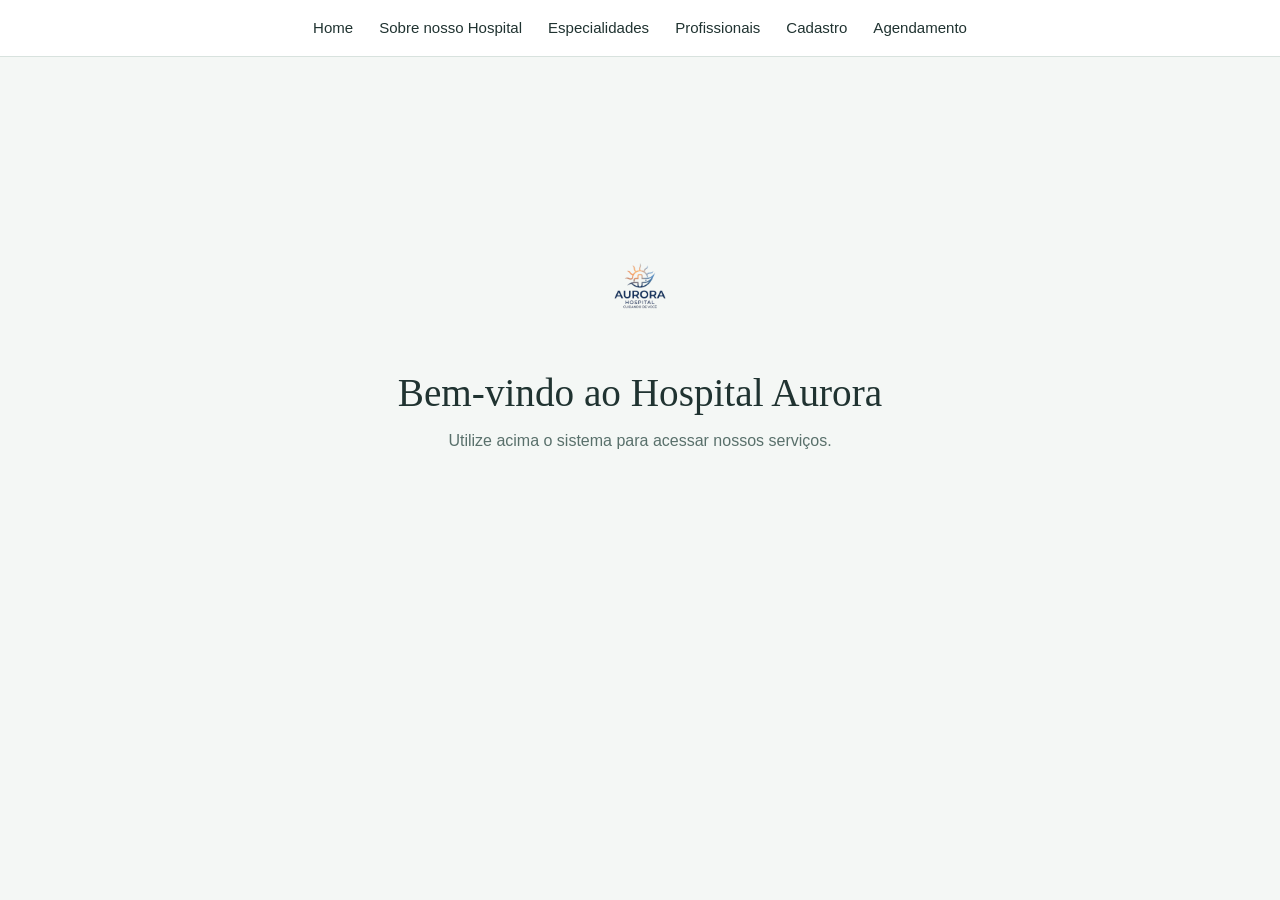
<file: index.html>
<!DOCTYPE html>
<html lang="pt">
<head>
    <meta charset="UTF-8">
    <meta name="viewport" content="width=device-width, initial-scale=1.0">
    <title>Hospital Aurora</title>
    <link rel="stylesheet" type="text/css" href="style.css">
</head>
<body class="pagina-principal">
    <nav class="menu-navegacao">
        <a href="index.html">Home</a>
        <a href="sobre.html">Sobre nosso Hospital</a>
        <a href="especialidades.html">Especialidades</a>
        <a href="profissionais.html">Profissionais</a>
        <a href="cadastro.html">Cadastro</a>
        <a href="agendamento.html">Agendamento</a>
    </nav>
    <main class="conteudo-principal">
        

        <img src="/assets/logo.png" alt="Logo do Hospital Aurora" class="logo">

        <h1>Bem-vindo ao Hospital Aurora</h1>
        <p>Utilize acima o sistema para acessar nossos serviços.</p>


    </main>
</body>
</html>
    
</body>
</html>
</file>
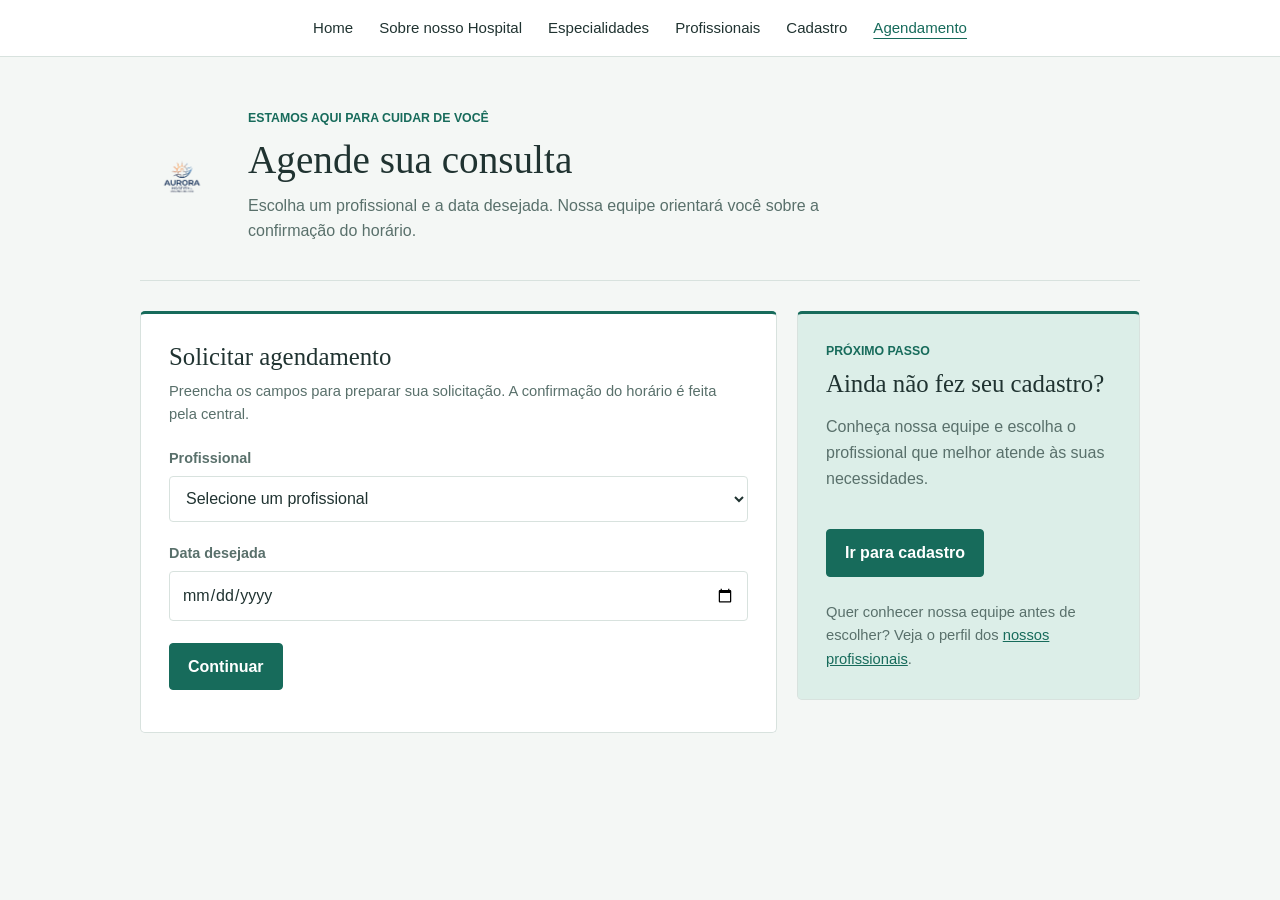
<file: agendamento.html>
<!DOCTYPE html>
<html lang="pt-BR">
<head>
    <meta charset="UTF-8">
    <meta name="viewport" content="width=device-width, initial-scale=1.0">
    <meta name="theme-color" content="#f4f7f5">
    <title>Agendamento | Hospital Aurora</title>
    <link rel="stylesheet" href="agendamento.css">
    <script src="agendamento.js" defer></script>
</head>
<body>
    <nav class="menu-navegacao" aria-label="Navegação principal">
        <a href="index.html">Home</a>
        <a href="sobre.html">Sobre nosso Hospital</a>
        <a href="especialidades.html">Especialidades</a>
        <a href="profissionais.html">Profissionais</a>
        <a href="cadastro.html">Cadastro</a>
        <a href="agendamento.html" aria-current="page">Agendamento</a>
    </nav>

    <main class="pagina-agendamento">
        <header class="cabecalho-pagina">
            <img src="assets/logo.png" alt="Hospital Aurora" class="logo">
            <div>
                <p class="sobretitulo">Estamos aqui para cuidar de você</p>
                <h1>Agende sua consulta</h1>
                <p class="introducao">Escolha um profissional e a data desejada. Nossa equipe orientará você sobre a confirmação do horário.</p>
            </div>
        </header>

        <div class="conteudo-agendamento">
            <section class="cartao-formulario" aria-labelledby="titulo-formulario">
                <h2 id="titulo-formulario">Solicitar agendamento</h2>
                <p class="texto-suave">Preencha os campos para preparar sua solicitação. A confirmação do horário é feita pela central.</p>

                <form id="formulario-agendamento">
                    <div class="campo">
                        <label for="profissional">Profissional</label>
                        <select id="profissional" name="profissional" required>
                            <option value="">Selecione um profissional</option>
                            <option value="beatriz-oliveira">Beatriz Oliveira — Cardiologia</option>
                            <option value="kaiky-guilherme">Kaiky Guilherme — Ortopedia</option>
                            <option value="mirella-lima">Mirella Lima — Nutrição</option>
                            <option value="pedro-damasceno">Pedro Damasceno — Clínica geral</option>
                            <option value="felipe-veloso">Felipe Veloso — Pediatria</option>
                        </select>
                    </div>
                    <div class="campo">
                        <label for="data">Data desejada</label>
                        <input type="date" id="data" name="data" required>
                    </div>
                    <button class="botao-principal" type="submit">Continuar</button>
                    <p class="mensagem-formulario" id="mensagem-agendamento" role="status" aria-live="polite"></p>
                </form>
            </section>

            <aside class="painel-apoio">
                <p class="sobretitulo">Próximo passo</p>
                <h2>Ainda não fez seu cadastro?</h2>
                <p>Conheça nossa equipe e escolha o profissional que melhor atende às suas necessidades.</p>
                <a class="link-secundario" href="cadastro.html">Ir para cadastro</a>
                <p class="texto-suave">Quer conhecer nossa equipe antes de escolher? Veja o perfil dos <a href="profissionais.html">nossos profissionais</a>.</p>
            </aside>
        </div>
    </main>
</body>
</html>
</file>
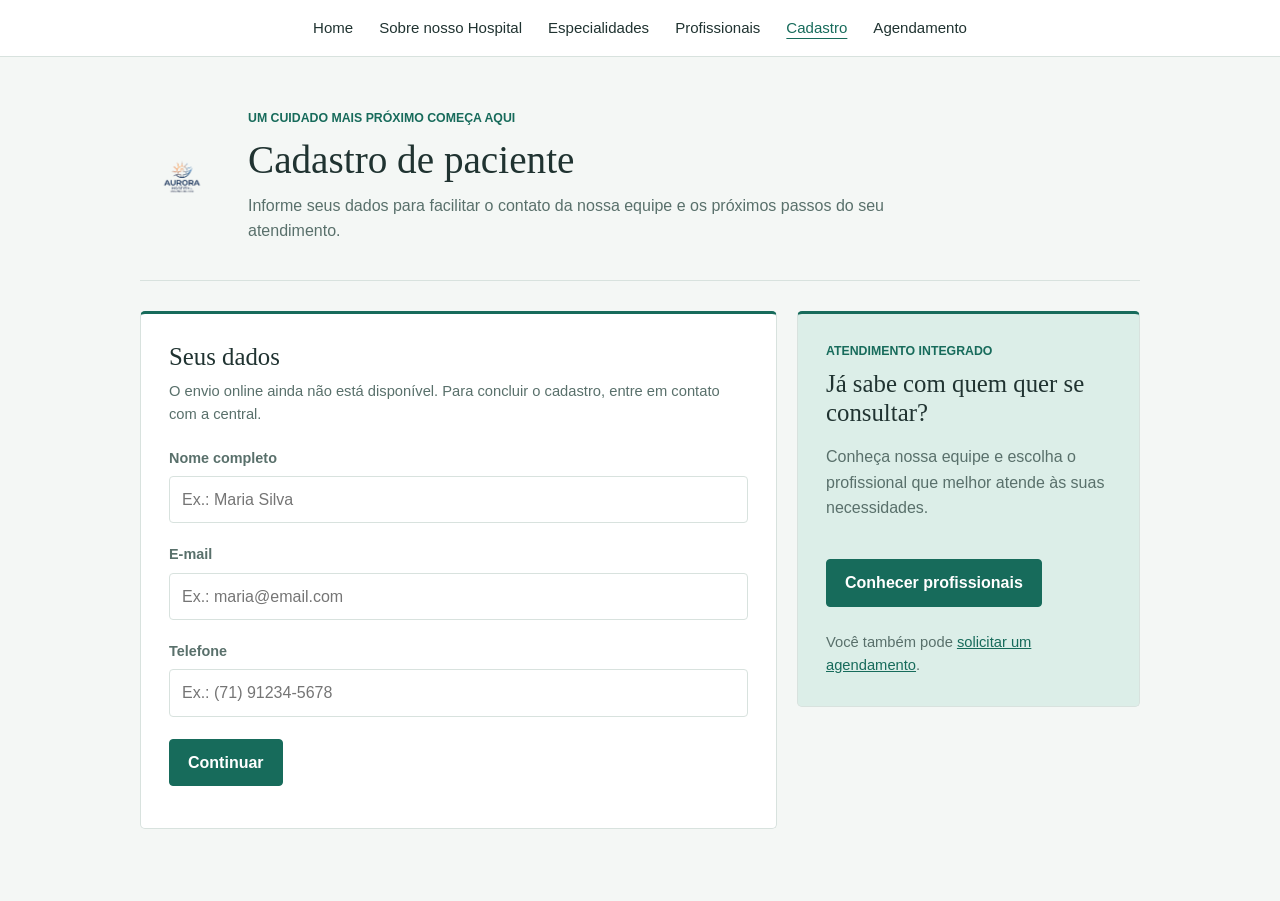
<file: cadastro.html>
<!DOCTYPE html>
<html lang="pt-BR">
<head>
    <meta charset="UTF-8">
    <meta name="viewport" content="width=device-width, initial-scale=1.0">
    <meta name="theme-color" content="#f4f7f5">
    <title>Cadastro | Hospital Aurora</title>
    <link rel="stylesheet" href="cadastro.css">
    <script src="cadastro.js" defer></script>
</head>
<body>
    <nav class="menu-navegacao" aria-label="Navegação principal">
        <a href="index.html">Home</a>
        <a href="sobre.html">Sobre nosso Hospital</a>
        <a href="especialidades.html">Especialidades</a>
        <a href="profissionais.html">Profissionais</a>
        <a href="cadastro.html" aria-current="page">Cadastro</a>
        <a href="agendamento.html">Agendamento</a>
    </nav>

    <main class="pagina-cadastro">
        <header class="cabecalho-pagina">
            <img src="assets/logo.png" alt="Hospital Aurora" class="logo">
            <div>
                <p class="sobretitulo">Um cuidado mais próximo começa aqui</p>
                <h1>Cadastro de paciente</h1>
                <p class="introducao">Informe seus dados para facilitar o contato da nossa equipe e os próximos passos do seu atendimento.</p>
            </div>
        </header>

        <div class="conteudo-cadastro">
            <section class="cartao-formulario" aria-labelledby="titulo-formulario">
                <h2 id="titulo-formulario">Seus dados</h2>
                <p class="texto-suave">O envio online ainda não está disponível. Para concluir o cadastro, entre em contato com a central.</p>
                <form id="formulario-cadastro">
                    <div class="campo">
                        <label for="nome">Nome completo</label>
                        <input type="text" id="nome" name="nome" placeholder="Ex.: Maria Silva" autocomplete="name" required>
                    </div>
                    <div class="campo">
                        <label for="email">E-mail</label>
                        <input type="email" id="email" name="email" placeholder="Ex.: maria@email.com" autocomplete="email" required>
                    </div>
                    <div class="campo">
                        <label for="telefone">Telefone</label>
                        <input type="tel" id="telefone" name="telefone" placeholder="Ex.: (71) 91234-5678" autocomplete="tel" required>
                    </div>
                    <button class="botao-principal" type="submit">Continuar</button>
                    <p class="mensagem-formulario" id="mensagem-cadastro" role="status" aria-live="polite"></p>
                </form>
            </section>

            <aside class="painel-apoio">
                <p class="sobretitulo">Atendimento integrado</p>
                <h2>Já sabe com quem quer se consultar?</h2>
                <p>Conheça nossa equipe e escolha o profissional que melhor atende às suas necessidades.</p>
                <a class="link-secundario" href="profissionais.html">Conhecer profissionais</a>
                <p class="texto-suave">Você também pode <a href="agendamento.html">solicitar um agendamento</a>.</p>
            </aside>
        </div>
    </main>
</body>
</html>
</file>
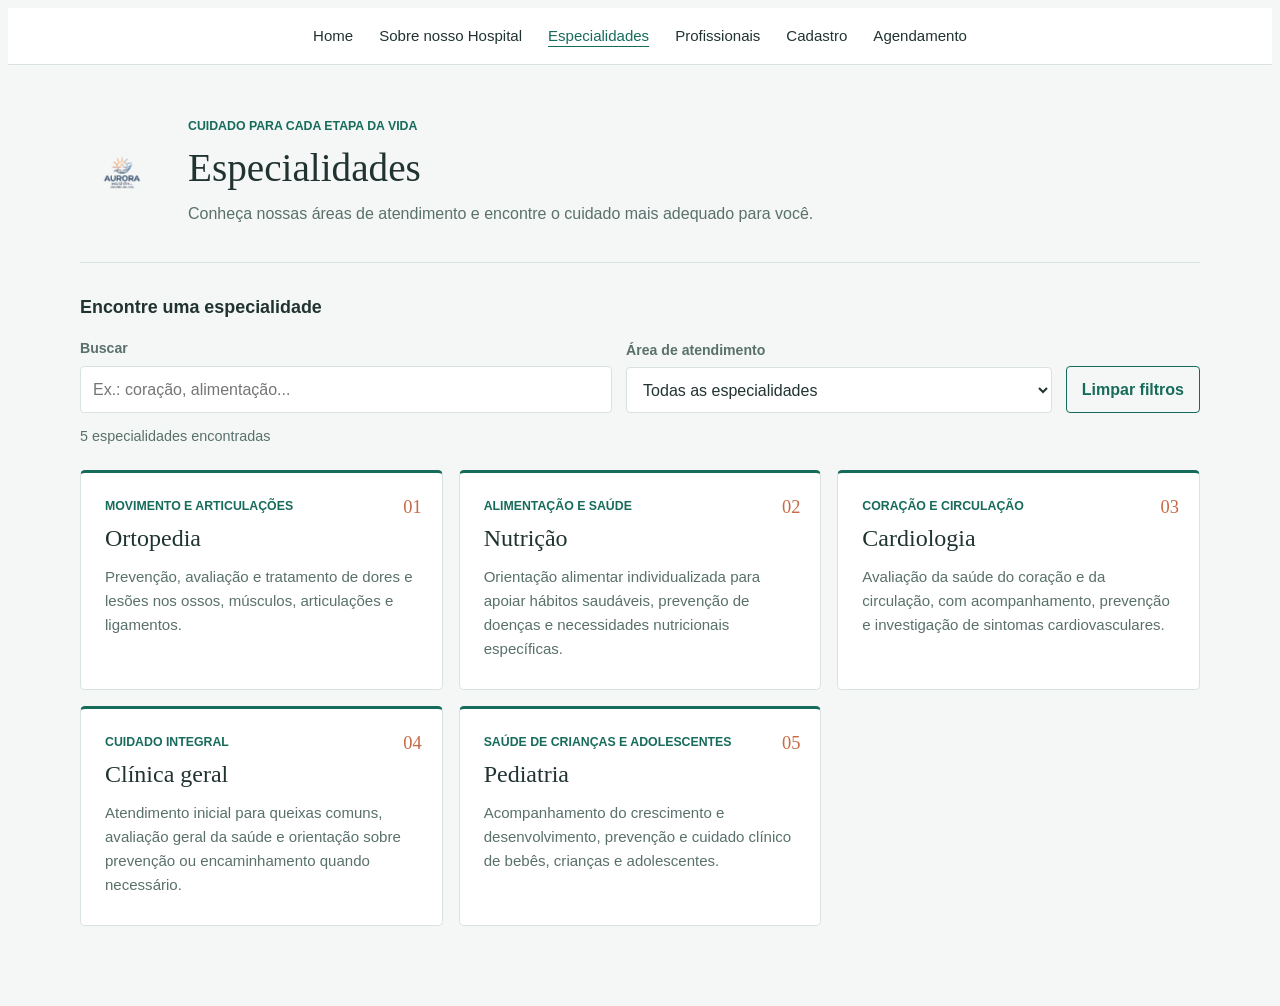
<file: especialidades.html>
<!DOCTYPE html>
<html lang="pt-BR">
<head>
	<meta charset="UTF-8">
	<meta name="viewport" content="width=device-width, initial-scale=1.0">
	<meta name="theme-color" content="#f4f7f5">
	<title>Especialidades | Hospital Aurora</title>
	<link rel="stylesheet" href="especialidades.css">
	<script src="especialidades.js" defer></script>
</head>
<body>
	<nav class="menu-navegacao" aria-label="Navegação principal">
		<a href="index.html">Home</a>
		<a href="sobre.html">Sobre nosso Hospital</a>
		<a href="especialidades.html" aria-current="page">Especialidades</a>
		<a href="profissionais.html">Profissionais</a>
		<a href="cadastro.html">Cadastro</a>
		<a href="agendamento.html">Agendamento</a>
	</nav>

	<main class="pagina-especialidades">
		<header class="cabecalho-pagina">
			<img src="assets/logo.png" alt="Hospital Aurora" class="logo">
			<div>
				<p class="sobretitulo">Cuidado para cada etapa da vida</p>
				<h1>Especialidades</h1>
				<p class="introducao">Conheça nossas áreas de atendimento e encontre o cuidado mais adequado para você.</p>
			</div>
		</header>

		<section class="filtros" aria-labelledby="titulo-filtros">
			<h2 id="titulo-filtros">Encontre uma especialidade</h2>
			<div class="controles-filtro">
				<div class="campo-filtro">
					<label for="busca-especialidade">Buscar</label>
					<input
						type="search"
						id="busca-especialidade"
						placeholder="Ex.: coração, alimentação..."
						autocomplete="off"
					>
				</div>
				<div class="campo-filtro">
					<label for="filtro-area">Área de atendimento</label>
					<select id="filtro-area">
						<option value="todas">Todas as especialidades</option>
						<option value="ortopedia">Ortopedia</option>
						<option value="nutricao">Nutrição</option>
						<option value="cardiologia">Cardiologia</option>
						<option value="clinica-geral">Clínica geral</option>
						<option value="pediatria">Pediatria</option>
					</select>
				</div>
				<button class="botao-limpar" id="limpar-filtros" type="button">Limpar filtros</button>
			</div>
			<p class="contador-resultados" id="contador-resultados" aria-live="polite"></p>
		</section>

		<section class="lista-especialidades" aria-label="Lista de especialidades">
			<article class="cartao-especialidade" data-area="ortopedia">
				<span class="numero-cartao" aria-hidden="true">01</span>
				<p class="tipo-atendimento">Movimento e articulações</p>
				<h2>Ortopedia</h2>
				<p>Prevenção, avaliação e tratamento de dores e lesões nos ossos, músculos, articulações e ligamentos.</p>
			</article>

			<article class="cartao-especialidade" data-area="nutricao">
				<span class="numero-cartao" aria-hidden="true">02</span>
				<p class="tipo-atendimento">Alimentação e saúde</p>
				<h2>Nutrição</h2>
				<p>Orientação alimentar individualizada para apoiar hábitos saudáveis, prevenção de doenças e necessidades nutricionais específicas.</p>
			</article>

			<article class="cartao-especialidade" data-area="cardiologia">
				<span class="numero-cartao" aria-hidden="true">03</span>
				<p class="tipo-atendimento">Coração e circulação</p>
				<h2>Cardiologia</h2>
				<p>Avaliação da saúde do coração e da circulação, com acompanhamento, prevenção e investigação de sintomas cardiovasculares.</p>
			</article>

			<article class="cartao-especialidade" data-area="clinica-geral">
				<span class="numero-cartao" aria-hidden="true">04</span>
				<p class="tipo-atendimento">Cuidado integral</p>
				<h2>Clínica geral</h2>
				<p>Atendimento inicial para queixas comuns, avaliação geral da saúde e orientação sobre prevenção ou encaminhamento quando necessário.</p>
			</article>

			<article class="cartao-especialidade" data-area="pediatria">
				<span class="numero-cartao" aria-hidden="true">05</span>
				<p class="tipo-atendimento">Saúde de crianças e adolescentes</p>
				<h2>Pediatria</h2>
				<p>Acompanhamento do crescimento e desenvolvimento, prevenção e cuidado clínico de bebês, crianças e adolescentes.</p>
			</article>

			<p class="mensagem-vazia" id="mensagem-vazia" hidden>Nenhuma especialidade encontrada. Ajuste os filtros e tente novamente.</p>
		</section>
	</main>
</body>
</html>
</file>
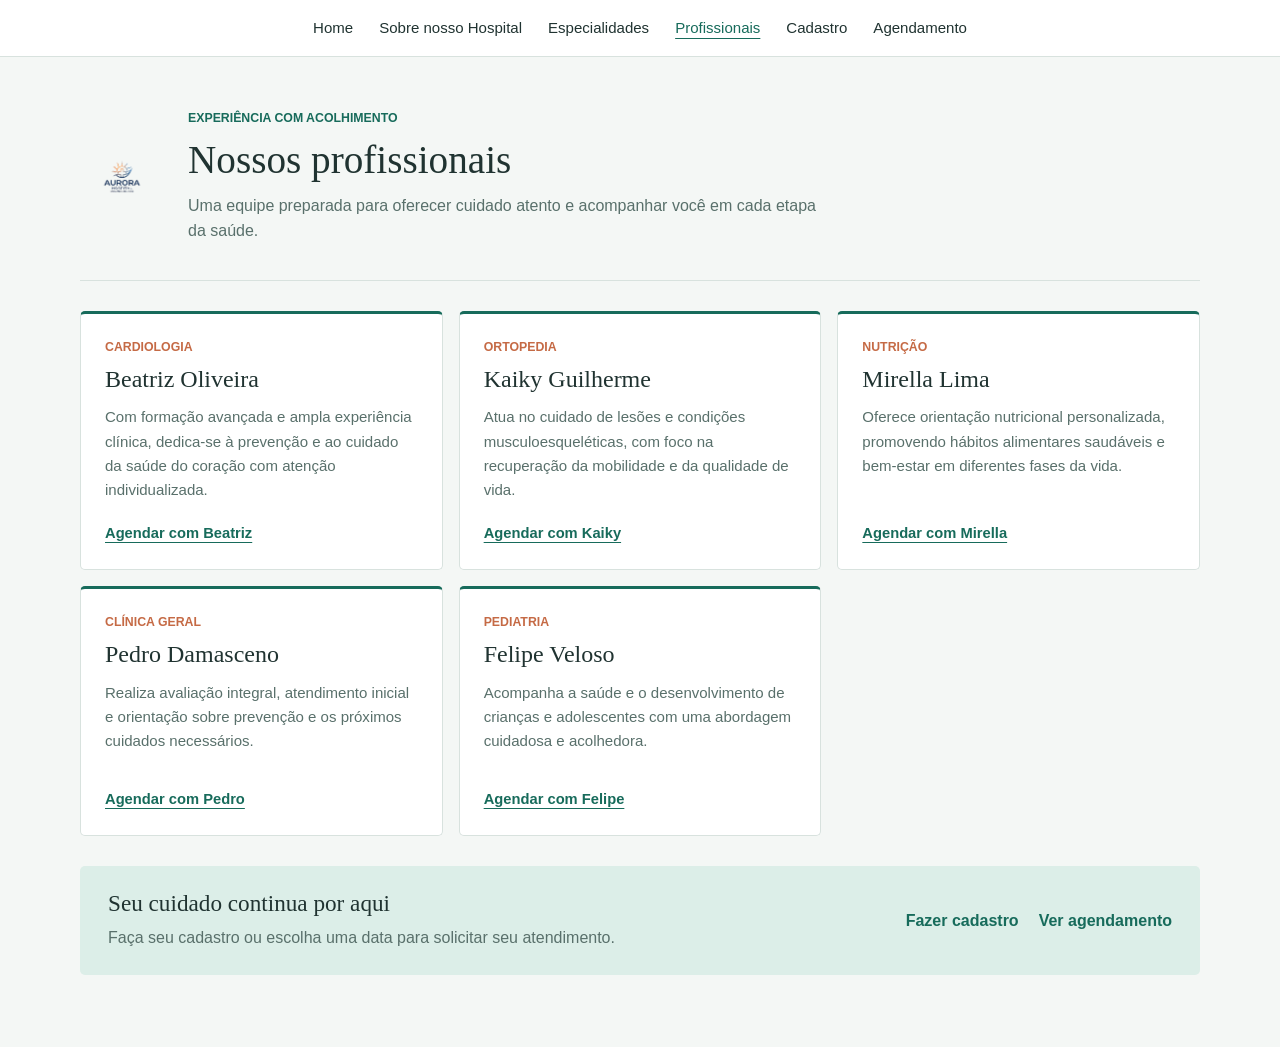
<file: profissionais.html>
<!DOCTYPE html>
<html lang="pt-BR">
<head>
    <meta charset="UTF-8">
    <meta name="viewport" content="width=device-width, initial-scale=1.0">
    <meta name="theme-color" content="#f4f7f5">
    <title>Profissionais | Hospital Aurora</title>
    <link rel="stylesheet" href="profissionais.css">
</head>
<body>
    <nav class="menu-navegacao" aria-label="Navegação principal">
        <a href="index.html">Home</a>
        <a href="sobre.html">Sobre nosso Hospital</a>
        <a href="especialidades.html">Especialidades</a>
        <a href="profissionais.html" aria-current="page">Profissionais</a>
        <a href="cadastro.html">Cadastro</a>
        <a href="agendamento.html">Agendamento</a>
    </nav>

    <main class="pagina-profissionais">
        <header class="cabecalho-pagina">
            <img src="assets/logo.png" alt="Hospital Aurora" class="logo">
            <div>
                <p class="sobretitulo">Experiência com acolhimento</p>
                <h1>Nossos profissionais</h1>
                <p class="introducao">Uma equipe preparada para oferecer cuidado atento e acompanhar você em cada etapa da saúde.</p>
            </div>
        </header>

        <section class="lista-profissionais" aria-label="Equipe de profissionais">
            <article class="cartao-profissional">
                <p class="tipo-atendimento">Cardiologia</p>
                <h2>Beatriz Oliveira</h2>
                <p>Com formação avançada e ampla experiência clínica, dedica-se à prevenção e ao cuidado da saúde do coração com atenção individualizada.</p>
                <a href="agendamento.html?profissional=beatriz-oliveira">Agendar com Beatriz</a>
            </article>
            <article class="cartao-profissional">
                <p class="tipo-atendimento">Ortopedia</p>
                <h2>Kaiky Guilherme</h2>
                <p>Atua no cuidado de lesões e condições musculoesqueléticas, com foco na recuperação da mobilidade e da qualidade de vida.</p>
                <a href="agendamento.html?profissional=kaiky-guilherme">Agendar com Kaiky</a>
            </article>
            <article class="cartao-profissional">
                <p class="tipo-atendimento">Nutrição</p>
                <h2>Mirella Lima</h2>
                <p>Oferece orientação nutricional personalizada, promovendo hábitos alimentares saudáveis e bem-estar em diferentes fases da vida.</p>
                <a href="agendamento.html?profissional=mirella-lima">Agendar com Mirella</a>
            </article>
            <article class="cartao-profissional">
                <p class="tipo-atendimento">Clínica geral</p>
                <h2>Pedro Damasceno</h2>
                <p>Realiza avaliação integral, atendimento inicial e orientação sobre prevenção e os próximos cuidados necessários.</p>
                <a href="agendamento.html?profissional=pedro-damasceno">Agendar com Pedro</a>
            </article>
            <article class="cartao-profissional">
                <p class="tipo-atendimento">Pediatria</p>
                <h2>Felipe Veloso</h2>
                <p>Acompanha a saúde e o desenvolvimento de crianças e adolescentes com uma abordagem cuidadosa e acolhedora.</p>
                <a href="agendamento.html?profissional=felipe-veloso">Agendar com Felipe</a>
            </article>
        </section>

        <section class="chamada-cadastro" aria-label="Próximos passos">
            <div>
                <h2>Seu cuidado continua por aqui</h2>
                <p>Faça seu cadastro ou escolha uma data para solicitar seu atendimento.</p>
            </div>
            <div class="acoes-chamada">
                <a href="cadastro.html">Fazer cadastro</a>
                <a href="agendamento.html">Ver agendamento</a>
            </div>
        </section>
    </main>
</body>
</html>
</file>
<file: style.css>
* {
    padding: 0;
    box-sizing: border-box;
}

:root {
    color-scheme: light;
    --cor-texto: #203331;
    --cor-suave: #59706b;
    --cor-fundo: #f4f7f5;
    --cor-superficie: #ffffff;
    --cor-destaque: #176b5b;
    --cor-destaque-claro: #dceee8;
    --cor-borda: #d8e2de;
}

body {
    min-height: 100vh;
    margin: 0;
    background: var(--cor-fundo);
    color: var(--cor-texto);
    font-family: "Trebuchet MS", Arial, sans-serif;
    line-height: 1.6;
}

.menu-navegacao {
    display: flex;
    flex-wrap: wrap;
    justify-content: center;
    gap: 8px 26px;
    padding: 16px 24px;
    background: var(--cor-superficie);
    border-bottom: 1px solid var(--cor-borda);
}

.menu-navegacao a {
    color: var(--cor-texto);
    font-size: 0.94rem;
    text-decoration: none;
}

.menu-navegacao a:hover,
.menu-navegacao a[aria-current="page"] {
    color: var(--cor-destaque);
    text-decoration: underline;
    text-underline-offset: 5px;
}

.menu-navegacao a:focus-visible {
    outline: 3px solid #9ed1c1;
    outline-offset: 3px;
}

.conteudo-principal {
    display: flex;
    min-height: 65vh;
    flex-direction: column;
    align-items: center;
    justify-content: center;
    width: min(920px, calc(100% - 40px));
    margin: 0 auto;
    padding: 52px 0 72px;
    text-align: center;
}

.logo {
    width: 120px;
    height: 120px;
    margin-bottom: 24px;
    object-fit: contain;
}

.conteudo-principal h1 {
    margin: 0;
    font-family: Georgia, "Times New Roman", serif;
    font-size: 2.45rem;
    font-weight: 500;
    line-height: 1.2;
}

.conteudo-principal p {
    margin: 12px 0 0;
    color: var(--cor-suave);
}

@media (max-width: 520px) {
    .menu-navegacao {
        justify-content: flex-start;
        gap: 8px 18px;
        padding: 14px 20px;
    }

    .conteudo-principal {
        width: min(100% - 32px, 440px);
        padding: 38px 0 52px;
    }

    .logo {
        width: 88px;
        height: 88px;
    }

    .conteudo-principal h1 {
        font-size: 2rem;
    }
}
</file>
<file: agendamento.css>
* {
    box-sizing: border-box;
}

:root {
    color-scheme: light;
    --cor-texto: #203331;
    --cor-suave: #59706b;
    --cor-fundo: #f4f7f5;
    --cor-superficie: #ffffff;
    --cor-destaque: #176b5b;
    --cor-destaque-claro: #dceee8;
    --cor-borda: #d8e2de;
}

body {
    min-height: 100vh;
    margin: 0;
    background: var(--cor-fundo);
    color: var(--cor-texto);
    font-family: "Trebuchet MS", Arial, sans-serif;
    line-height: 1.6;
}

.menu-navegacao {
    display: flex;
    flex-wrap: wrap;
    justify-content: center;
    gap: 8px 26px;
    padding: 16px 24px;
    border-bottom: 1px solid var(--cor-borda);
    background: var(--cor-superficie);
}

.menu-navegacao a {
    color: var(--cor-texto);
    font-size: 0.94rem;
    text-decoration: none;
}

.menu-navegacao a:hover,
.menu-navegacao a[aria-current="page"] {
    color: var(--cor-destaque);
    text-decoration: underline;
    text-underline-offset: 5px;
}

.menu-navegacao a:focus-visible,
.campo input:focus,
.campo select:focus,
.botao-principal:focus-visible,
.link-secundario:focus-visible {
    outline: 3px solid #9ed1c1;
    outline-offset: 3px;
}

.pagina-agendamento {
    width: min(1000px, calc(100% - 40px));
    margin: 0 auto;
    padding: 52px 0 72px;
}

.cabecalho-pagina {
    display: grid;
    grid-template-columns: 84px minmax(0, 1fr);
    align-items: center;
    gap: 24px;
    padding-bottom: 36px;
    border-bottom: 1px solid var(--cor-borda);
}

.logo {
    width: 84px;
    height: 84px;
    object-fit: contain;
}

.sobretitulo,
.tipo-atendimento {
    margin: 0 0 7px;
    color: var(--cor-destaque);
    font-size: 0.77rem;
    font-weight: 700;
    text-transform: uppercase;
}

h1,
h2 {
    margin: 0;
    font-family: Georgia, "Times New Roman", serif;
    font-weight: 500;
    line-height: 1.2;
}

h1 {
    font-size: 2.45rem;
}

.introducao {
    max-width: 650px;
    margin: 10px 0 0;
    color: var(--cor-suave);
}

.conteudo-agendamento {
    display: grid;
    grid-template-columns: minmax(0, 1.3fr) minmax(250px, 0.7fr);
    gap: 20px;
    align-items: start;
    padding-top: 30px;
}

.cartao-formulario,
.painel-apoio {
    padding: 28px;
    border: 1px solid var(--cor-borda);
    border-top: 3px solid var(--cor-destaque);
    border-radius: 5px;
    background: var(--cor-superficie);
}

.cartao-formulario h2,
.painel-apoio h2 {
    font-size: 1.55rem;
}

.texto-suave,
.painel-apoio > p:not(.sobretitulo) {
    color: var(--cor-suave);
}

.texto-suave {
    margin: 8px 0 0;
    font-size: 0.92rem;
}

.campo {
    display: grid;
    gap: 6px;
    margin-top: 20px;
}

.campo label {
    color: var(--cor-suave);
    font-size: 0.9rem;
    font-weight: 700;
}

.campo input,
.campo select {
    width: 100%;
    min-height: 46px;
    padding: 10px 12px;
    border: 1px solid var(--cor-borda);
    border-radius: 4px;
    background: var(--cor-superficie);
    color: var(--cor-texto);
    font: inherit;
}

.botao-principal,
.link-secundario {
    display: inline-flex;
    min-height: 46px;
    align-items: center;
    justify-content: center;
    margin-top: 22px;
    padding: 10px 18px;
    border: 1px solid var(--cor-destaque);
    border-radius: 4px;
    background: var(--cor-destaque);
    color: #ffffff;
    cursor: pointer;
    font: inherit;
    font-weight: 700;
    text-decoration: none;
}

.botao-principal:hover,
.link-secundario:hover {
    background: #125648;
}

.mensagem-formulario {
    margin: 14px 0 0;
    color: var(--cor-destaque);
    font-size: 0.94rem;
}

.painel-apoio {
    background: var(--cor-destaque-claro);
}

.painel-apoio .texto-suave {
    margin-top: 24px;
}

.painel-apoio a:not(.link-secundario) {
    color: var(--cor-destaque);
}

@media (max-width: 700px) {
    .conteudo-agendamento {
        grid-template-columns: 1fr;
    }
}

@media (max-width: 520px) {
    .menu-navegacao {
        justify-content: flex-start;
        gap: 8px 18px;
        padding: 14px 20px;
    }

    .pagina-agendamento {
        width: min(100% - 32px, 440px);
        padding: 34px 0 48px;
    }

    .cabecalho-pagina {
        grid-template-columns: 56px minmax(0, 1fr);
        gap: 16px;
        padding-bottom: 26px;
    }

    .logo {
        width: 56px;
        height: 56px;
    }

    h1 {
        font-size: 2rem;
    }

    .cartao-formulario,
    .painel-apoio {
        padding: 22px 20px;
    }
}
</file>
<file: cadastro.css>
* {
    box-sizing: border-box;
}

:root {
    color-scheme: light;
    --cor-texto: #203331;
    --cor-suave: #59706b;
    --cor-fundo: #f4f7f5;
    --cor-superficie: #ffffff;
    --cor-destaque: #176b5b;
    --cor-destaque-claro: #dceee8;
    --cor-borda: #d8e2de;
}

body {
    min-height: 100vh;
    margin: 0;
    background: var(--cor-fundo);
    color: var(--cor-texto);
    font-family: "Trebuchet MS", Arial, sans-serif;
    line-height: 1.6;
}

.menu-navegacao {
    display: flex;
    flex-wrap: wrap;
    justify-content: center;
    gap: 8px 26px;
    padding: 16px 24px;
    border-bottom: 1px solid var(--cor-borda);
    background: var(--cor-superficie);
}

.menu-navegacao a {
    color: var(--cor-texto);
    font-size: 0.94rem;
    text-decoration: none;
}

.menu-navegacao a:hover,
.menu-navegacao a[aria-current="page"] {
    color: var(--cor-destaque);
    text-decoration: underline;
    text-underline-offset: 5px;
}

.menu-navegacao a:focus-visible,
.campo input:focus,
.botao-principal:focus-visible,
.link-secundario:focus-visible {
    outline: 3px solid #9ed1c1;
    outline-offset: 3px;
}

.pagina-cadastro {
    width: min(1000px, calc(100% - 40px));
    margin: 0 auto;
    padding: 52px 0 72px;
}

.cabecalho-pagina {
    display: grid;
    grid-template-columns: 84px minmax(0, 1fr);
    align-items: center;
    gap: 24px;
    padding-bottom: 36px;
    border-bottom: 1px solid var(--cor-borda);
}

.logo {
    width: 84px;
    height: 84px;
    object-fit: contain;
}

.sobretitulo {
    margin: 0 0 7px;
    color: var(--cor-destaque);
    font-size: 0.77rem;
    font-weight: 700;
    text-transform: uppercase;
}

h1,
h2 {
    margin: 0;
    font-family: Georgia, "Times New Roman", serif;
    font-weight: 500;
    line-height: 1.2;
}

h1 {
    font-size: 2.45rem;
}

.introducao {
    max-width: 650px;
    margin: 10px 0 0;
    color: var(--cor-suave);
}

.conteudo-cadastro {
    display: grid;
    grid-template-columns: minmax(0, 1.3fr) minmax(250px, 0.7fr);
    gap: 20px;
    align-items: start;
    padding-top: 30px;
}

.cartao-formulario,
.painel-apoio {
    padding: 28px;
    border: 1px solid var(--cor-borda);
    border-top: 3px solid var(--cor-destaque);
    border-radius: 5px;
    background: var(--cor-superficie);
}

.cartao-formulario h2,
.painel-apoio h2 {
    font-size: 1.55rem;
}

.texto-suave {
    margin: 8px 0 0;
    color: var(--cor-suave);
    font-size: 0.92rem;
}

.campo {
    display: grid;
    gap: 6px;
    margin-top: 20px;
}

.campo label {
    color: var(--cor-suave);
    font-size: 0.9rem;
    font-weight: 700;
}

.campo input {
    width: 100%;
    min-height: 46px;
    padding: 10px 12px;
    border: 1px solid var(--cor-borda);
    border-radius: 4px;
    background: var(--cor-superficie);
    color: var(--cor-texto);
    font: inherit;
}

.botao-principal,
.link-secundario {
    display: inline-flex;
    min-height: 46px;
    align-items: center;
    justify-content: center;
    margin-top: 22px;
    padding: 10px 18px;
    border: 1px solid var(--cor-destaque);
    border-radius: 4px;
    background: var(--cor-destaque);
    color: #ffffff;
    cursor: pointer;
    font: inherit;
    font-weight: 700;
    text-decoration: none;
}

.botao-principal:hover,
.link-secundario:hover {
    background: #125648;
}

.mensagem-formulario {
    margin: 14px 0 0;
    color: var(--cor-destaque);
    font-size: 0.94rem;
}

.painel-apoio {
    background: var(--cor-destaque-claro);
}

.painel-apoio > p:not(.sobretitulo) {
    color: var(--cor-suave);
}

.painel-apoio .texto-suave {
    margin-top: 24px;
    font-size: 0.92rem;
}

.painel-apoio a:not(.link-secundario) {
    color: var(--cor-destaque);
}

@media (max-width: 700px) {
    .conteudo-cadastro {
        grid-template-columns: 1fr;
    }
}

@media (max-width: 520px) {
    .menu-navegacao {
        justify-content: flex-start;
        gap: 8px 18px;
        padding: 14px 20px;
    }

    .pagina-cadastro {
        width: min(100% - 32px, 440px);
        padding: 34px 0 48px;
    }

    .cabecalho-pagina {
        grid-template-columns: 56px minmax(0, 1fr);
        gap: 16px;
        padding-bottom: 26px;
    }

    .logo {
        width: 56px;
        height: 56px;
    }

    h1 {
        font-size: 2rem;
    }

    .cartao-formulario,
    .painel-apoio {
        padding: 22px 20px;
    }
}
</file>
<file: especialidades.css>
* {
    padding: 0;
    box-sizing: border-box;
}

:root {
    color-scheme: light;
    --cor-texto: #203331;
    --cor-suave: #59706b;
    --cor-fundo: #f4f7f5;
    --cor-superficie: #ffffff;
    --cor-destaque: #176b5b;
    --cor-destaque-claro: #dceee8;
    --cor-borda: #d8e2de;
    --cor-acento: #c56a45;
}

body {
    min-height: 100vh;
    background: var(--cor-fundo);
    color: var(--cor-texto);
    font-family: "Trebuchet MS", Arial, sans-serif;
    line-height: 1.6;
}

.menu-navegacao {
    display: flex;
    flex-wrap: wrap;
    justify-content: center;
    gap: 8px 26px;
    padding: 16px 24px;
    background: var(--cor-superficie);
    border-bottom: 1px solid var(--cor-borda);
}

.menu-navegacao a {
    color: var(--cor-texto);
    font-size: 0.94rem;
    text-decoration: none;
}

.menu-navegacao a:hover,
.menu-navegacao a[aria-current="page"] {
    color: var(--cor-destaque);
    text-decoration: underline;
    text-underline-offset: 5px;
}

.pagina-especialidades {
    width: min(1120px, calc(100% - 40px));
    margin: 0 auto;
    padding: 52px 0 72px;
}

.cabecalho-pagina {
    display: grid;
    grid-template-columns: 84px minmax(0, 1fr);
    align-items: center;
    gap: 24px;
    padding-bottom: 36px;
    border-bottom: 1px solid var(--cor-borda);
}

.logo {
    width: 84px;
    height: 84px;
    object-fit: contain;
}

.sobretitulo,
.tipo-atendimento {
    margin: 0 0 7px;
    color: var(--cor-destaque);
    font-size: 0.77rem;
    font-weight: 700;
    text-transform: uppercase;
}

h1,
.cartao-especialidade h2 {
    margin: 0;
    font-family: Georgia, "Times New Roman", serif;
    font-weight: 500;
    line-height: 1.2;
}

h1 {
    font-size: 2.45rem;
}

.introducao {
    max-width: 650px;
    margin: 10px 0 0;
    color: var(--cor-suave);
}

.filtros {
    padding: 30px 0 22px;
}

.filtros h2 {
    margin: 0 0 15px;
    font-size: 1.12rem;
}

.controles-filtro {
    display: grid;
    grid-template-columns: minmax(220px, 1fr) minmax(220px, 0.8fr) auto;
    align-items: end;
    gap: 14px;
}

.campo-filtro {
    display: grid;
    gap: 6px;
}

.campo-filtro label {
    color: var(--cor-suave);
    font-size: 0.88rem;
    font-weight: 700;
}

.campo-filtro input,
.campo-filtro select {
    width: 100%;
    min-height: 46px;
    padding: 10px 12px;
    border: 1px solid var(--cor-borda);
    border-radius: 4px;
    background: var(--cor-superficie);
    color: var(--cor-texto);
    font: inherit;
}

.campo-filtro input:focus,
.campo-filtro select:focus,
.botao-limpar:focus-visible,
.menu-navegacao a:focus-visible {
    outline: 3px solid #9ed1c1;
    outline-offset: 2px;
}

.botao-limpar {
    min-height: 46px;
    padding: 10px 15px;
    border: 1px solid var(--cor-destaque);
    border-radius: 4px;
    background: transparent;
    color: var(--cor-destaque);
    cursor: pointer;
    font: inherit;
    font-weight: 700;
}

.botao-limpar:hover {
    background: var(--cor-destaque-claro);
}

.contador-resultados {
    margin: 12px 0 0;
    color: var(--cor-suave);
    font-size: 0.9rem;
}

.lista-especialidades {
    display: grid;
    grid-template-columns: repeat(3, minmax(0, 1fr));
    gap: 16px;
    align-items: stretch;
}

.cartao-especialidade {
    position: relative;
    min-height: 220px;
    padding: 24px;
    border: 1px solid var(--cor-borda);
    border-top: 3px solid var(--cor-destaque);
    border-radius: 5px;
    background: var(--cor-superficie);
    animation: aparecer 280ms ease both;
}

.numero-cartao {
    position: absolute;
    top: 20px;
    right: 20px;
    color: var(--cor-acento);
    font-family: Georgia, "Times New Roman", serif;
    font-size: 1.15rem;
}

.cartao-especialidade h2 {
    padding-right: 36px;
    font-size: 1.5rem;
}

.cartao-especialidade > p:last-child {
    margin: 12px 0 0;
    color: var(--cor-suave);
    font-size: 0.94rem;
}

.mensagem-vazia {
    grid-column: 1 / -1;
    margin: 0;
    padding: 28px;
    border: 1px dashed var(--cor-borda);
    color: var(--cor-suave);
    text-align: center;
}

[hidden] {
    display: none !important;
}

@keyframes aparecer {
    from {
        opacity: 0;
        transform: translateY(6px);
    }

    to {
        opacity: 1;
        transform: translateY(0);
    }
}

@media (max-width: 760px) {
    .controles-filtro {
        grid-template-columns: 1fr 1fr;
    }

    .botao-limpar {
        grid-column: 1 / -1;
    }

    .lista-especialidades {
        grid-template-columns: repeat(2, minmax(0, 1fr));
    }
}

@media (max-width: 520px) {
    .menu-navegacao {
        justify-content: flex-start;
        gap: 8px 18px;
        padding: 14px 20px;
    }

    .pagina-especialidades {
        width: min(100% - 32px, 440px);
        padding-top: 34px;
    }

    .cabecalho-pagina {
        grid-template-columns: 56px minmax(0, 1fr);
        gap: 16px;
        padding-bottom: 26px;
    }

    .logo {
        width: 56px;
        height: 56px;
    }

    h1 {
        font-size: 2rem;
    }

    .controles-filtro,
    .lista-especialidades {
        grid-template-columns: 1fr;
    }

    .botao-limpar {
        grid-column: auto;
    }

    .cartao-especialidade {
        min-height: auto;
    }
}

@media (prefers-reduced-motion: reduce) {
    *,
    *::before,
    *::after {
        animation-duration: 0.01ms !important;
        animation-iteration-count: 1 !important;
        scroll-behavior: auto !important;
    }
}
</file>
<file: profissionais.css>
* {
    box-sizing: border-box;
}

:root {
    color-scheme: light;
    --cor-texto: #203331;
    --cor-suave: #59706b;
    --cor-fundo: #f4f7f5;
    --cor-superficie: #ffffff;
    --cor-destaque: #176b5b;
    --cor-destaque-claro: #dceee8;
    --cor-borda: #d8e2de;
    --cor-acento: #c56a45;
}

body {
    min-height: 100vh;
    margin: 0;
    background: var(--cor-fundo);
    color: var(--cor-texto);
    font-family: "Trebuchet MS", Arial, sans-serif;
    line-height: 1.6;
}

.menu-navegacao {
    display: flex;
    flex-wrap: wrap;
    justify-content: center;
    gap: 8px 26px;
    padding: 16px 24px;
    border-bottom: 1px solid var(--cor-borda);
    background: var(--cor-superficie);
}

.menu-navegacao a {
    color: var(--cor-texto);
    font-size: 0.94rem;
    text-decoration: none;
}

.menu-navegacao a:hover,
.menu-navegacao a[aria-current="page"] {
    color: var(--cor-destaque);
    text-decoration: underline;
    text-underline-offset: 5px;
}

.menu-navegacao a:focus-visible,
.cartao-profissional a:focus-visible,
.acoes-chamada a:focus-visible {
    outline: 3px solid #9ed1c1;
    outline-offset: 3px;
}

.pagina-profissionais {
    width: min(1120px, calc(100% - 40px));
    margin: 0 auto;
    padding: 52px 0 72px;
}

.cabecalho-pagina {
    display: grid;
    grid-template-columns: 84px minmax(0, 1fr);
    align-items: center;
    gap: 24px;
    padding-bottom: 36px;
    border-bottom: 1px solid var(--cor-borda);
}

.logo {
    width: 84px;
    height: 84px;
    object-fit: contain;
}

.sobretitulo,
.tipo-atendimento {
    margin: 0 0 7px;
    color: var(--cor-destaque);
    font-size: 0.77rem;
    font-weight: 700;
    text-transform: uppercase;
}

h1,
h2 {
    margin: 0;
    font-family: Georgia, "Times New Roman", serif;
    font-weight: 500;
    line-height: 1.2;
}

h1 {
    font-size: 2.45rem;
}

.introducao {
    max-width: 650px;
    margin: 10px 0 0;
    color: var(--cor-suave);
}

.lista-profissionais {
    display: grid;
    grid-template-columns: repeat(3, minmax(0, 1fr));
    gap: 16px;
    padding-top: 30px;
}

.cartao-profissional {
    display: flex;
    min-height: 250px;
    flex-direction: column;
    align-items: flex-start;
    padding: 24px;
    border: 1px solid var(--cor-borda);
    border-top: 3px solid var(--cor-destaque);
    border-radius: 5px;
    background: var(--cor-superficie);
}

.cartao-profissional .tipo-atendimento {
    color: var(--cor-acento);
}

.cartao-profissional h2 {
    font-size: 1.5rem;
}

.cartao-profissional > p:not(.tipo-atendimento) {
    margin: 12px 0 20px;
    color: var(--cor-suave);
    font-size: 0.94rem;
}

.cartao-profissional a {
    margin-top: auto;
    color: var(--cor-destaque);
    font-size: 0.92rem;
    font-weight: 700;
    text-decoration-thickness: 1px;
    text-underline-offset: 4px;
}

.cartao-profissional a:hover,
.acoes-chamada a:hover {
    color: #125648;
}

.chamada-cadastro {
    display: flex;
    align-items: center;
    justify-content: space-between;
    gap: 24px;
    margin-top: 30px;
    padding: 24px 28px;
    border-radius: 5px;
    background: var(--cor-destaque-claro);
}

.chamada-cadastro h2 {
    font-size: 1.45rem;
}

.chamada-cadastro p {
    margin: 7px 0 0;
    color: var(--cor-suave);
}

.acoes-chamada {
    display: flex;
    flex-wrap: wrap;
    gap: 12px 20px;
}

.acoes-chamada a {
    color: var(--cor-destaque);
    font-weight: 700;
    text-decoration: none;
}

@media (max-width: 850px) {
    .lista-profissionais {
        grid-template-columns: repeat(2, minmax(0, 1fr));
    }

    .chamada-cadastro {
        align-items: flex-start;
        flex-direction: column;
    }
}

@media (max-width: 520px) {
    .menu-navegacao {
        justify-content: flex-start;
        gap: 8px 18px;
        padding: 14px 20px;
    }

    .pagina-profissionais {
        width: min(100% - 32px, 440px);
        padding: 34px 0 48px;
    }

    .cabecalho-pagina {
        grid-template-columns: 56px minmax(0, 1fr);
        gap: 16px;
        padding-bottom: 26px;
    }

    .logo {
        width: 56px;
        height: 56px;
    }

    h1 {
        font-size: 2rem;
    }

    .lista-profissionais {
        grid-template-columns: 1fr;
    }

    .cartao-profissional {
        min-height: 220px;
    }

    .chamada-cadastro {
        padding: 22px 20px;
    }
}
</file>
